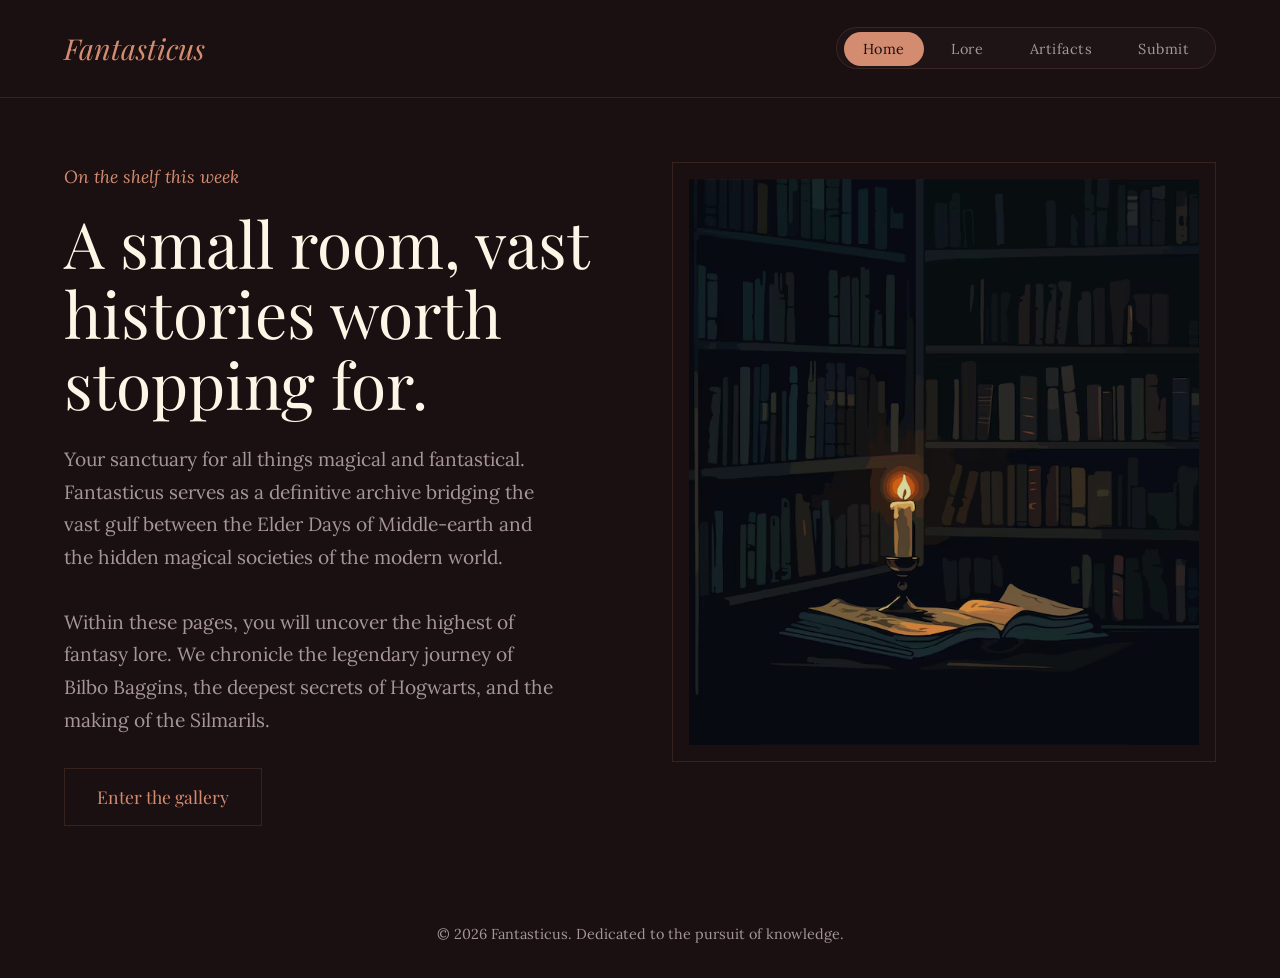
<file: index.html>
<!DOCTYPE html>
<html lang="en">
<head>
    <meta charset="UTF-8">
    <meta name="viewport" content="width=device-width, initial-scale=1.0">
    <title>Fantasticus | Home</title>
    <link rel="stylesheet" href="css/style.css">
</head>
<body>
    <header>
        <div class="logo">Fantasticus</div>
        <nav>
            <ul id="nav-links">
                <li><a href="index.html" class="active">Home</a></li>
                <li><a href="about.html">Lore</a></li>
                <li><a href="gallery.html">Artifacts</a></li>
                <li><a href="contact.html">Submit</a></li>
            </ul>
        </nav>
    </header>

    <main>
        <section class="split-layout">
            <div class="hero-text">
                <span class="subtitle">On the shelf this week</span>
                <h1>A small room, vast histories worth stopping for.</h1>
                <p>Your sanctuary for all things magical and fantastical. Fantasticus serves as a definitive archive bridging the vast gulf between the Elder Days of Middle-earth and the hidden magical societies of the modern world.</p>
                <p>Within these pages, you will uncover the highest of fantasy lore. We chronicle the legendary journey of Bilbo Baggins, the deepest secrets of Hogwarts, and the making of the Silmarils.</p>
                <a href="gallery.html" class="btn-outline">Enter the gallery</a>
            </div>
            <div class="hero-image">
                <img src="images/home.png" alt="Ancient Library">
            </div>
        </section>
    </main>

    <footer>
        <p>&copy; 2026 Fantasticus. Dedicated to the pursuit of knowledge.</p>
    </footer>
    <script src="js/script.js"></script>
</body>
</html>
</file>
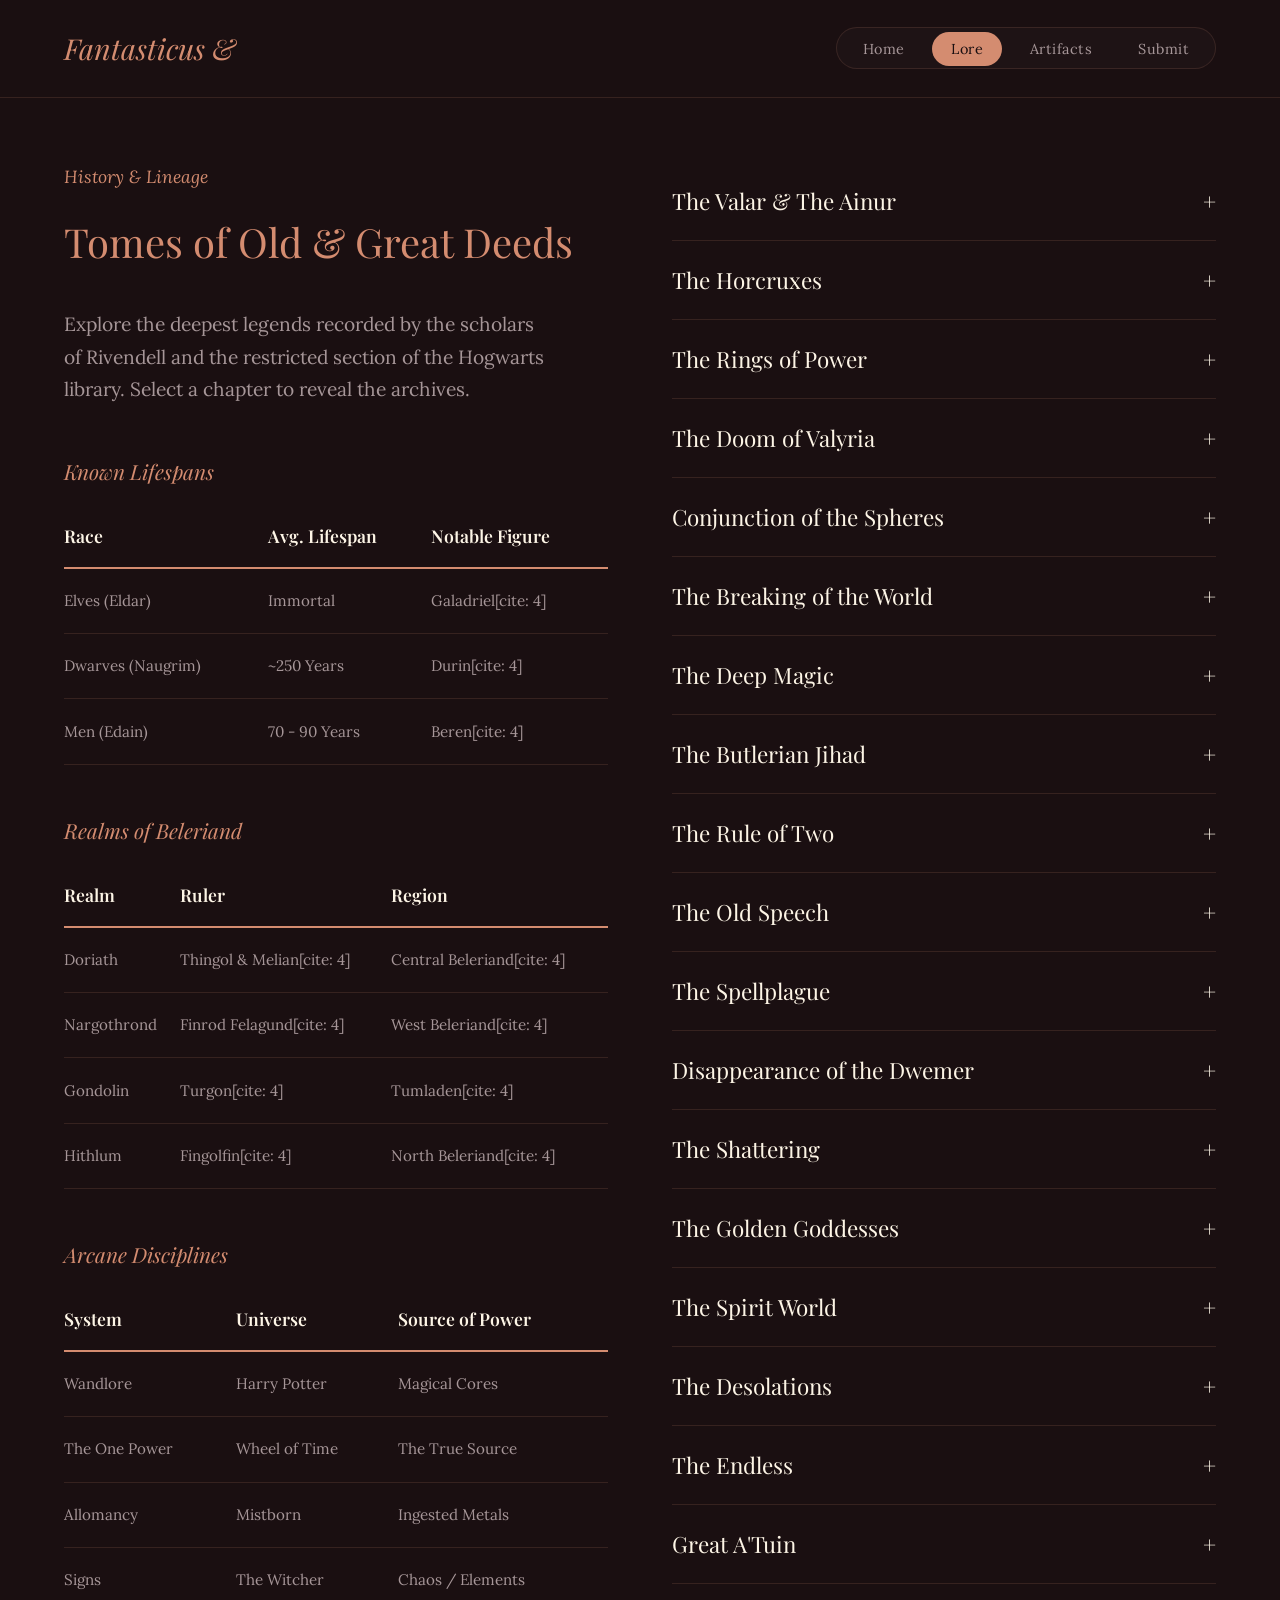
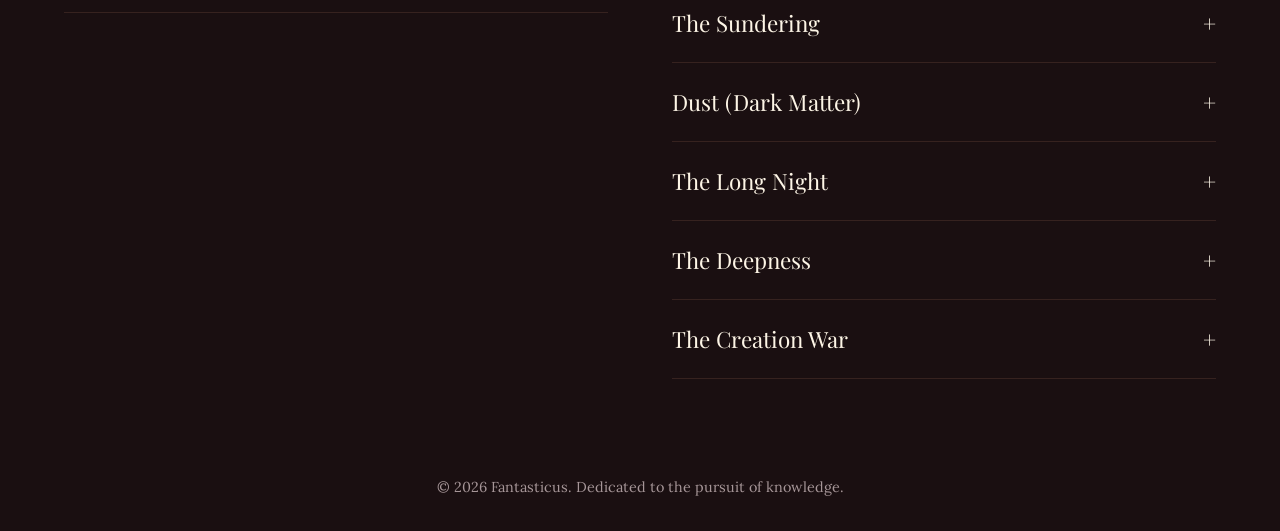
<file: about.html>
<!DOCTYPE html>
<html lang="en">
<head>
    <meta charset="UTF-8">
    <meta name="viewport" content="width=device-width, initial-scale=1.0">
    <title>Lore | Fantasticus</title>
    <link rel="stylesheet" href="css/style.css">
</head>
<body>
    <header>
        <div class="logo">Fantasticus &amp;</div>
        <nav>
            <ul id="nav-links">
                <li><a href="index.html">Home</a></li>
                <li><a href="about.html" class="active">Lore</a></li>
                <li><a href="gallery.html">Artifacts</a></li>
                <li><a href="contact.html">Submit</a></li>
            </ul>
        </nav>
    </header>

    <main>
        <section class="split-layout">
            
            <article class="hero-text">
                <span class="subtitle">History & Lineage</span>
                <h2>Tomes of Old & Great Deeds</h2>
                <p>Explore the deepest legends recorded by the scholars of Rivendell and the restricted section of the Hogwarts library. Select a chapter to reveal the archives.</p>
                
                <h3 style="margin-top: 3rem; color: var(--accent-gold); font-size: 1.3rem; font-style: italic;">Known Lifespans</h3>
                <table class="lore-table">
                    <thead>
                        <tr>
                            <th>Race</th>
                            <th>Avg. Lifespan</th>
                            <th>Notable Figure</th>
                        </tr>
                    </thead>
                    <tbody>
                        <tr>
                            <td>Elves (Eldar)</td>
                            <td>Immortal</td>
                            <td>Galadriel[cite: 4]</td>
                        </tr>
                        <tr>
                            <td>Dwarves (Naugrim)</td>
                            <td>~250 Years</td>
                            <td>Durin[cite: 4]</td>
                        </tr>
                        <tr>
                            <td>Men (Edain)</td>
                            <td>70 - 90 Years</td>
                            <td>Beren[cite: 4]</td>
                        </tr>
                    </tbody>
                </table>

                <h3 style="margin-top: 3rem; color: var(--accent-gold); font-size: 1.3rem; font-style: italic;">Realms of Beleriand</h3>
                <table class="lore-table">
                    <thead>
                        <tr>
                            <th>Realm</th>
                            <th>Ruler</th>
                            <th>Region</th>
                        </tr>
                    </thead>
                    <tbody>
                        <tr>
                            <td>Doriath</td>
                            <td>Thingol & Melian[cite: 4]</td>
                            <td>Central Beleriand[cite: 4]</td>
                        </tr>
                        <tr>
                            <td>Nargothrond</td>
                            <td>Finrod Felagund[cite: 4]</td>
                            <td>West Beleriand[cite: 4]</td>
                        </tr>
                        <tr>
                            <td>Gondolin</td>
                            <td>Turgon[cite: 4]</td>
                            <td>Tumladen[cite: 4]</td>
                        </tr>
                        <tr>
                            <td>Hithlum</td>
                            <td>Fingolfin[cite: 4]</td>
                            <td>North Beleriand[cite: 4]</td>
                        </tr>
                    </tbody>
                </table>

                <h3 style="margin-top: 3rem; color: var(--accent-gold); font-size: 1.3rem; font-style: italic;">Arcane Disciplines</h3>
                <table class="lore-table">
                    <thead>
                        <tr>
                            <th>System</th>
                            <th>Universe</th>
                            <th>Source of Power</th>
                        </tr>
                    </thead>
                    <tbody>
                        <tr>
                            <td>Wandlore</td>
                            <td>Harry Potter</td>
                            <td>Magical Cores</td>
                        </tr>
                        <tr>
                            <td>The One Power</td>
                            <td>Wheel of Time</td>
                            <td>The True Source</td>
                        </tr>
                        <tr>
                            <td>Allomancy</td>
                            <td>Mistborn</td>
                            <td>Ingested Metals</td>
                        </tr>
                        <tr>
                            <td>Signs</td>
                            <td>The Witcher</td>
                            <td>Chaos / Elements</td>
                        </tr>
                    </tbody>
                </table>
            </article>
            
            <div class="accordion-container">
    <button class="accordion-btn">The Valar & The Ainur <span>+</span></button>
    <div class="panel">
        <p>The Elves call the great spirits the Valar, who are the Powers of Arda, while Men often refer to them as gods. The hierarchy consists of seven Lords of the Valar and seven Queens, known as the Valier. Manwë and Melkor were originally brethren in the thought of Ilúvatar, but Manwë understands Ilúvatar's purposes most clearly.</p>
        <a href="https://lotr.fandom.com/wiki/Valar" target="_blank" class="wiki-link">Read the full history &#8594;</a>
    </div>
    
    <button class="accordion-btn">The Horcruxes <span>+</span></button>
    <div class="panel">
        <p>The darkest of magical arts. A Horcrux is an object in which a Dark wizard has hidden a fragment of their soul to attain immortality.</p>
        <a href="https://harrypotter.fandom.com/wiki/Horcrux" target="_blank" class="wiki-link">Read the full history &#8594;</a>
    </div>

    <button class="accordion-btn">The Rings of Power <span>+</span></button>
    <div class="panel">
        <p>Forged in the Second Age of Middle-earth, these rings were intended to preserve the Elven realms. However, the Dark Lord Sauron forged the One Ring to rule them all.</p>
        <a href="https://lotr.fandom.com/wiki/Rings_of_Power" target="_blank" class="wiki-link">Read the full history &#8594;</a>
    </div>

    <button class="accordion-btn">The Doom of Valyria <span>+</span></button>
    <div class="panel">
        <p>A cataclysmic event in A Song of Ice and Fire that shattered the Valyrian peninsula in a single day. It wiped out the dragonlords, their ancient magic, and their empire, leaving only the Targaryens as survivors.</p>
        <a href="https://awoiaf.westeros.org/index.php/Doom_of_Valyria" target="_blank" class="wiki-link">Read the full history &#8594;</a>
    </div>

    <button class="accordion-btn">Conjunction of the Spheres <span>+</span></button>
    <div class="panel">
        <p>A multiversal cataclysm in The Witcher universe occurring 1,500 years ago. It trapped unnatural creatures like ghouls, vampires, and humans in the realm of the Elves, fundamentally altering the fabric of reality.</p>
        <a href="https://witcher.fandom.com/wiki/Conjunction_of_the_Spheres" target="_blank" class="wiki-link">Read the full history &#8594;</a>
    </div>

    <button class="accordion-btn">The Breaking of the World <span>+</span></button>
    <div class="panel">
        <p>In The Wheel of Time, this apocalypse was caused by male channelers driven mad by the Dark One's taint on the True Source. They literally tore the earth apart, shifting oceans and flattening mountain ranges.</p>
        <a href="https://wot.fandom.com/wiki/Breaking_of_the_World" target="_blank" class="wiki-link">Read the full history &#8594;</a>
    </div>

    <button class="accordion-btn">The Deep Magic <span>+</span></button>
    <div class="panel">
        <p>The foundational laws of The Chronicles of Narnia, inscribed on the Stone Table. It dictates that every traitor belongs to the White Witch, though the Deeper Magic from before the dawn of time offers a path to resurrection.</p>
        <a href="https://narnia.fandom.com/wiki/Deep_Magic_from_the_Dawn_of_Time" target="_blank" class="wiki-link">Read the full history &#8594;</a>
    </div>

    <button class="accordion-btn">The Butlerian Jihad <span>+</span></button>
    <div class="panel">
        <p>A galaxy-wide crusade in the Dune universe against computers, thinking machines, and conscious robots. This resulted in the strict commandment: "Thou shalt not make a machine in the likeness of a human mind."</p>
        <a href="https://dune.fandom.com/wiki/Butlerian_Jihad" target="_blank" class="wiki-link">Read the full history &#8594;</a>
    </div>

    <button class="accordion-btn">The Rule of Two <span>+</span></button>
    <div class="panel">
        <p>A Sith philosophy established by Darth Bane in Star Wars. To prevent internal destruction and consolidate dark side power, there must only ever be two Sith at a time: a master to embody power, and an apprentice to crave it.</p>
        <a href="https://starwars.fandom.com/wiki/Rule_of_Two" target="_blank" class="wiki-link">Read the full history &#8594;</a>
    </div>

    <button class="accordion-btn">The Old Speech <span>+</span></button>
    <div class="panel">
        <p>The language of dragons and magic in Earthsea. To know a thing or person's true name in the Old Speech grants a wizard absolute power over it, making true names closely guarded secrets.</p>
        <a href="https://earthsea.fandom.com/wiki/Old_Speech" target="_blank" class="wiki-link">Read the full history &#8594;</a>
    </div>

    <button class="accordion-btn">The Spellplague <span>+</span></button>
    <div class="panel">
        <p>A magical disaster in Dungeons & Dragons (Forgotten Realms) caused by the assassination of Mystra, the Goddess of Magic. Blue flames swept across the world, mutating creatures and fracturing the very laws of magic.</p>
        <a href="https://forgottenrealms.fandom.com/wiki/Spellplague" target="_blank" class="wiki-link">Read the full history &#8594;</a>
    </div>

    <button class="accordion-btn">Disappearance of the Dwemer <span>+</span></button>
    <div class="panel">
        <p>In The Elder Scrolls, the entire race of advanced, subterranean Elves (Dwarves) vanished simultaneously during the Battle of Red Mountain after their Chief Tonal Architect struck the Heart of Lorkhan.</p>
        <a href="https://elderscrolls.fandom.com/wiki/Dwemer" target="_blank" class="wiki-link">Read the full history &#8594;</a>
    </div>

    <button class="accordion-btn">The Shattering <span>+</span></button>
    <div class="panel">
        <p>The catastrophic war in Elden Ring triggered when Queen Marika shattered the titular ring. Her demigod children claimed the shards, initiating an endless, stalemate war that left the Lands Between in ruin.</p>
        <a href="https://eldenring.wiki.fextralife.com/The+Shattering" target="_blank" class="wiki-link">Read the full history &#8594;</a>
    </div>

    <button class="accordion-btn">The Golden Goddesses <span>+</span></button>
    <div class="panel">
        <p>Din, Nayru, and Farore created the realm of Hyrule in The Legend of Zelda. Upon departing for the heavens, they left behind the Triforce, a sacred relic granting the ultimate wish of whoever touches it.</p>
        <a href="https://zelda.fandom.com/wiki/Golden_Goddesses" target="_blank" class="wiki-link">Read the full history &#8594;</a>
    </div>

    <button class="accordion-btn">The Spirit World <span>+</span></button>
    <div class="panel">
        <p>A parallel dimension in Avatar: The Last Airbender inhabited by immortal spirits. Only the Avatar serves as the great bridge between the physical and spiritual realms to maintain balance.</p>
        <a href="https://avatar.fandom.com/wiki/Spirit_World" target="_blank" class="wiki-link">Read the full history &#8594;</a>
    </div>

    <button class="accordion-btn">The Desolations <span>+</span></button>
    <div class="panel">
        <p>Cyclical, apocalyptic wars in The Stormlight Archive fought between the human Knights Radiant and the Voidbringers. Each Desolation pushed human civilization back to the Stone Age.</p>
        <a href="https://stormlightarchive.fandom.com/wiki/Desolation" target="_blank" class="wiki-link">Read the full history &#8594;</a>
    </div>

    <button class="accordion-btn">The Endless <span>+</span></button>
    <div class="panel">
        <p>In The Sandman, the Endless are seven powerful beings older than gods: Destiny, Death, Dream, Destruction, Desire, Despair, and Delirium. They are the anthropomorphic embodiments of universal concepts.</p>
        <a href="https://sandman.fandom.com/wiki/The_Endless" target="_blank" class="wiki-link">Read the full history &#8594;</a>
    </div>

    <button class="accordion-btn">Great A'Tuin <span>+</span></button>
    <div class="panel">
        <p>The giant star turtle of Terry Pratchett's Discworld. A'Tuin swims through the cosmos carrying four giant elephants (Berilia, Tubul, Great T'Phon, and Jerakeen), who in turn carry the flat, circular world.</p>
        <a href="https://discworld.fandom.com/wiki/Great_A'Tuin" target="_blank" class="wiki-link">Read the full history &#8594;</a>
    </div>

    <button class="accordion-btn">The Sundering <span>+</span></button>
    <div class="panel">
        <p>A massive explosion ten thousand years ago in Warcraft that destroyed the Well of Eternity. It split the ancient supercontinent of Kalimdor into the fragmented continents of Azeroth as they exist today.</p>
        <a href="https://wowpedia.fandom.com/wiki/Great_Sundering" target="_blank" class="wiki-link">Read the full history &#8594;</a>
    </div>

    <button class="accordion-btn">Dust (Dark Matter) <span>+</span></button>
    <div class="panel">
        <p>A mysterious, conscious elementary particle in His Dark Materials. It is drawn to human consciousness and experience, viewed by the oppressive Magisterium as the physical manifestation of original sin.</p>
        <a href="https://hisdarkmaterials.fandom.com/wiki/Dust" target="_blank" class="wiki-link">Read the full history &#8594;</a>
    </div>

    <button class="accordion-btn">The Long Night <span>+</span></button>
    <div class="panel">
        <p>A terrible winter in A Song of Ice and Fire that lasted a generation. The White Walkers descended from the deep north, bringing famine and death until they were driven back during the Battle for the Dawn.</p>
        <a href="https://awoiaf.westeros.org/index.php/Long_Night" target="_blank" class="wiki-link">Read the full history &#8594;</a>
    </div>

    <button class="accordion-btn">The Deepness <span>+</span></button>
    <div class="panel">
        <p>A lethal, encroaching mist in the Mistborn series that threatened to destroy the world. The Lord Ruler took the power of the Well of Ascension to defeat it, inadvertently turning the world into an ash-covered wasteland.</p>
        <a href="https://mistborn.fandom.com/wiki/Deepness" target="_blank" class="wiki-link">Read the full history &#8594;</a>
    </div>

    <button class="accordion-btn">The Creation War <span>+</span></button>
    <div class="panel">
        <p>A legendary, ancient conflict in The Kingkiller Chronicle fought between the Shapers, who sought to master and change reality, and the Namers, who understood and respected the natural order of the world.</p>
        <a href="https://kingkiller.fandom.com/wiki/Creation_War" target="_blank" class="wiki-link">Read the full history &#8594;</a>
    </div>
</div>
        </section>
    </main>

    <footer>
        <p>&copy; 2026 Fantasticus. Dedicated to the pursuit of knowledge.</p>
    </footer>
    <script src="js/script.js"></script>
</body>
</html>
</file>
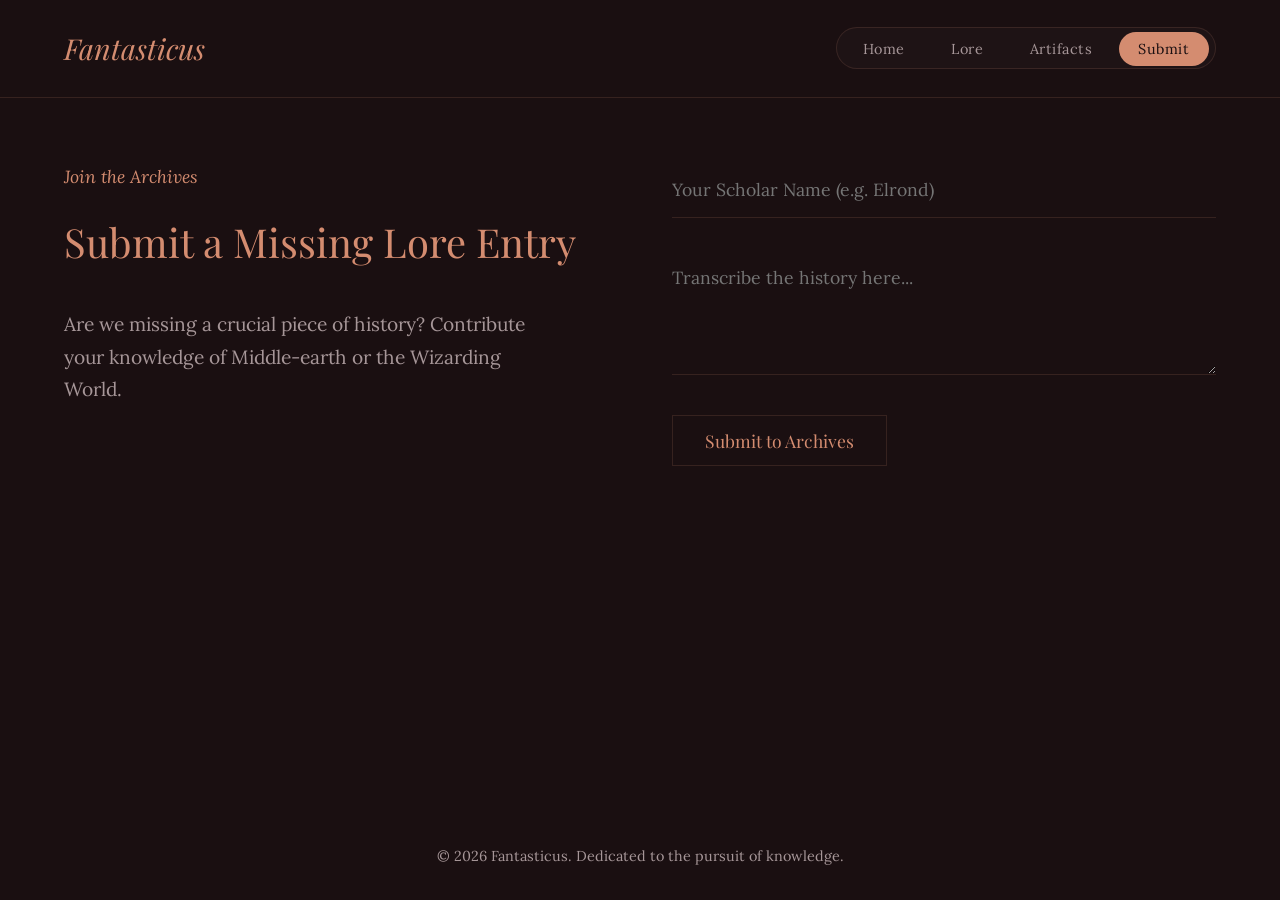
<file: contact.html>
<!DOCTYPE html>
<html lang="en">
<head>
    <meta charset="UTF-8">
    <meta name="viewport" content="width=device-width, initial-scale=1.0">
    <title>Submit | Fantasticus</title>
    <link rel="stylesheet" href="css/style.css">
</head>
<body>
    <header>
        <div class="logo">Fantasticus</div>
        <nav>
            <ul id="nav-links">
                <li><a href="index.html">Home</a></li>
                <li><a href="about.html">Lore</a></li>
                <li><a href="gallery.html">Artifacts</a></li>
                <li><a href="contact.html" class="active">Submit</a></li>
            </ul>
        </nav>
    </header>

    <main>
        <section class="split-layout">
            <div class="hero-text">
                <span class="subtitle">Join the Archives</span>
                <h2>Submit a Missing Lore Entry</h2>
                <p>Are we missing a crucial piece of history? Contribute your knowledge of Middle-earth or the Wizarding World.</p>
            </div>
            
            <form id="loreForm" class="form-container" novalidate>
                <div class="input-group">
                    <input type="text" id="scholarName" placeholder="Your Scholar Name (e.g. Elrond)">
                    <span id="nameError" class="error-msg" style="display:none; color:#cba052;">A name is required.</span>
                </div>
                <div class="input-group">
                    <textarea id="loreEntry" rows="4" placeholder="Transcribe the history here..."></textarea>
                    <span id="loreError" class="error-msg" style="display:none; color:#cba052;">Scrolls cannot be empty.</span>
                </div>
                <button type="submit" class="btn-outline">Submit to Archives</button>
                <div id="successMsg" style="display:none; margin-top:1rem; color:var(--text-light);">Lore inscribed!</div>
            </form>
        </section>
    </main>

    <footer>
        <p>&copy; 2026 Fantasticus. Dedicated to the pursuit of knowledge.</p>
    </footer>
    <script src="js/script.js"></script>
</body>
</html>
</file>
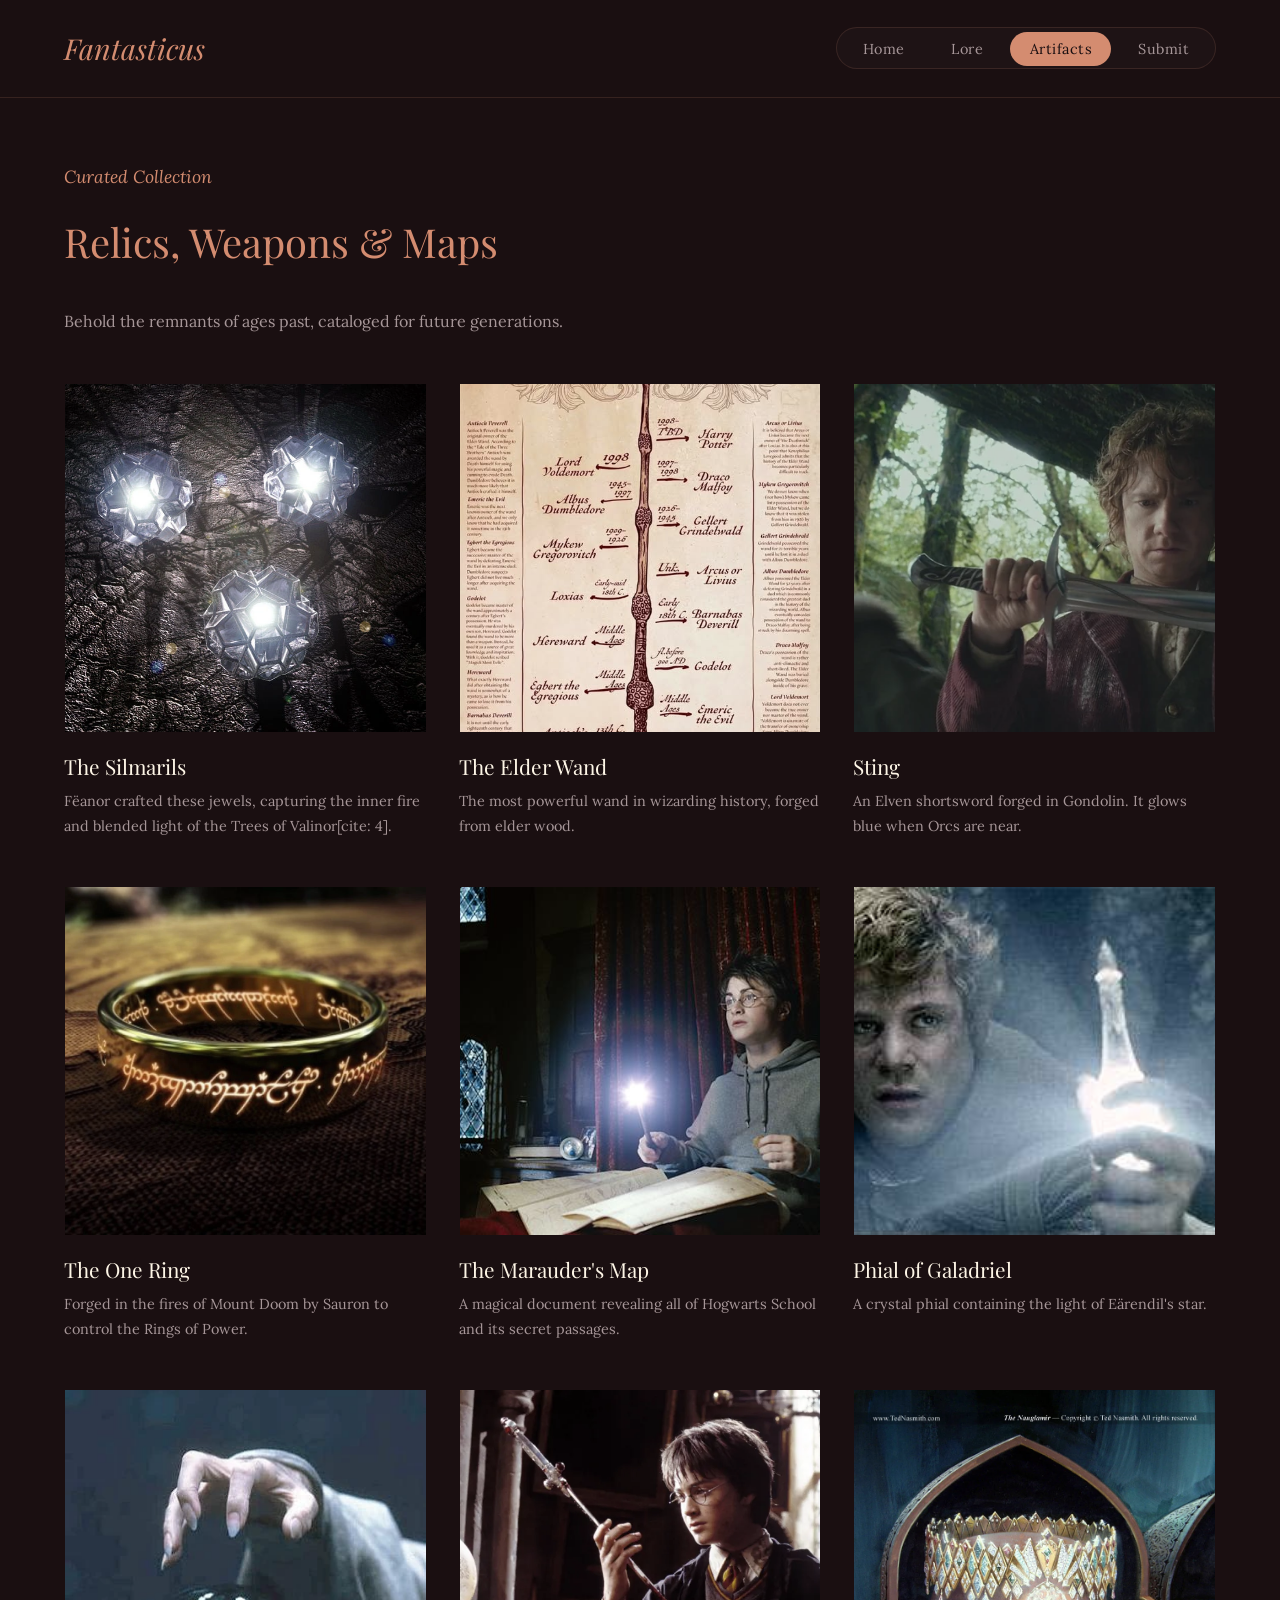
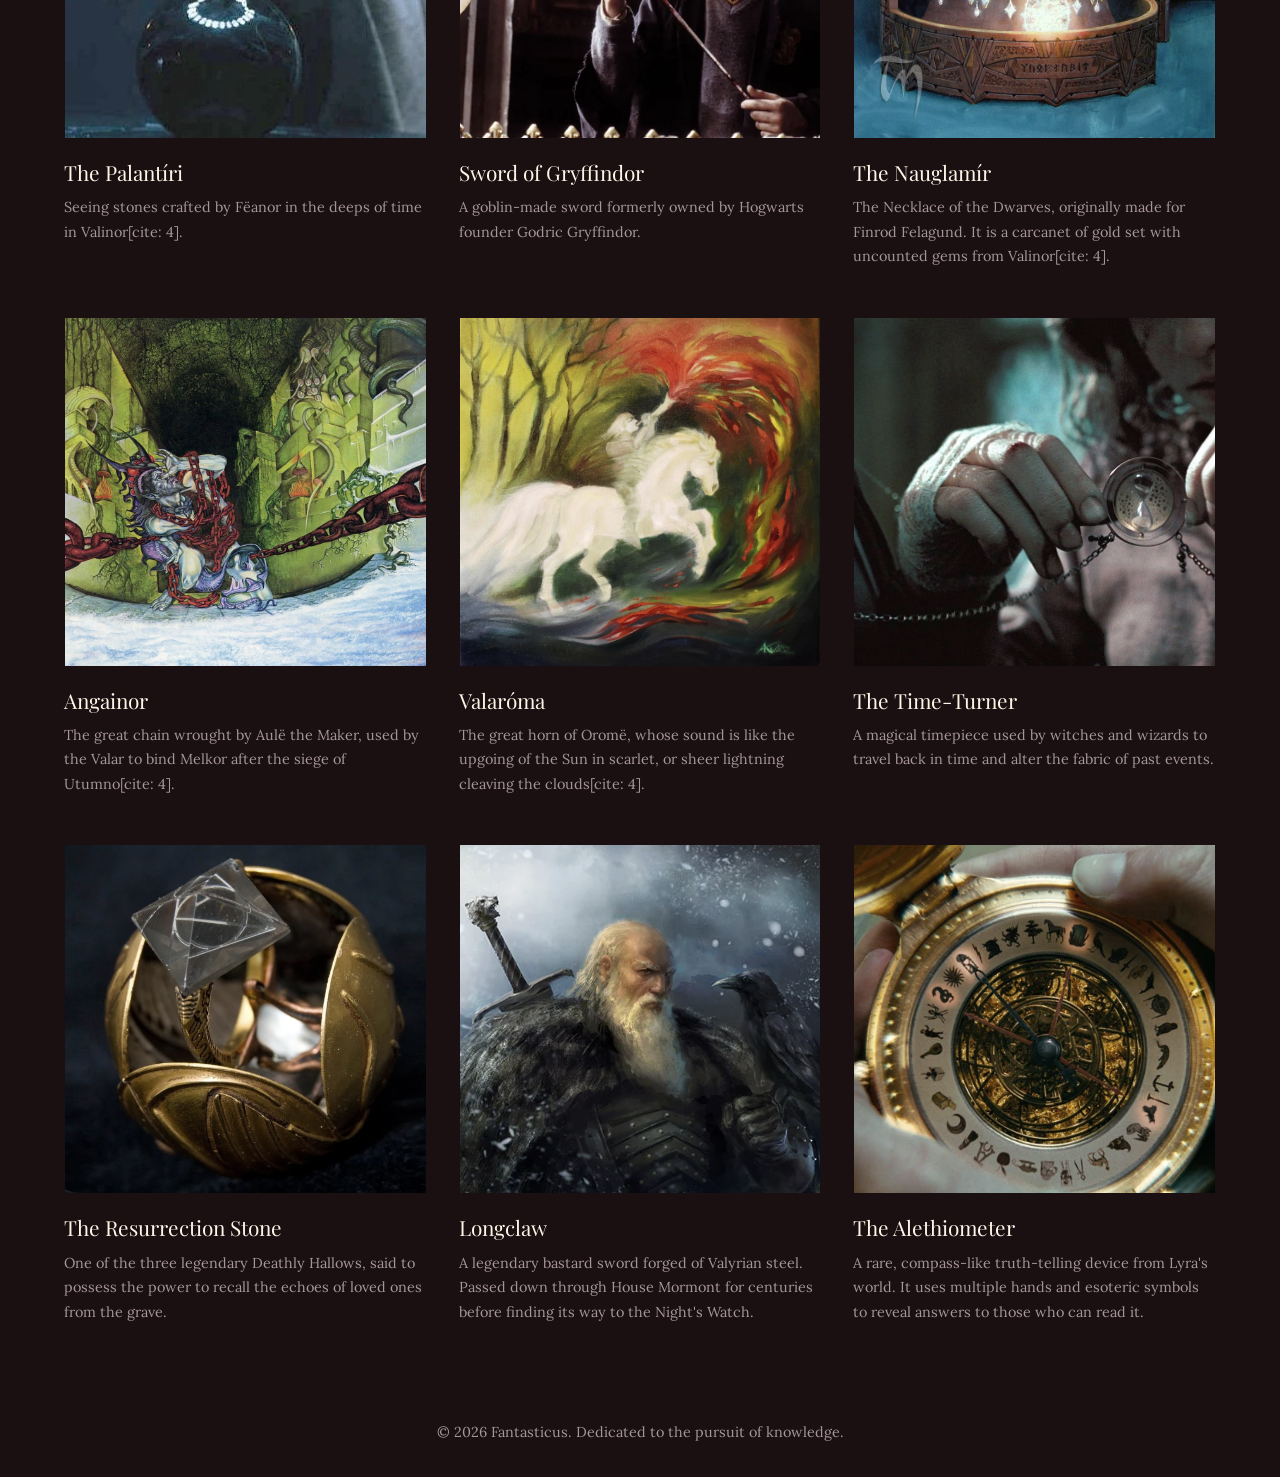
<file: gallery.html>
<!DOCTYPE html>
<html lang="en">
<head>
    <meta charset="UTF-8">
    <meta name="viewport" content="width=device-width, initial-scale=1.0">
    <title>Artifacts | Fantasticus</title>
    <link rel="stylesheet" href="css/style.css">
</head>
<body>
    <header>
        <div class="logo">Fantasticus</div>
        <nav>
            <ul id="nav-links">
                <li><a href="index.html">Home</a></li>
                <li><a href="about.html">Lore</a></li>
                <li><a href="gallery.html" class="active">Artifacts</a></li>
                <li><a href="contact.html">Submit</a></li>
            </ul>
        </nav>
    </header>

    <main>
        <span class="subtitle">Curated Collection</span>
        <h2>Relics, Weapons & Maps</h2>
        <p style="margin-bottom: 3rem; color: var(--text-muted);">Behold the remnants of ages past, cataloged for future generations.</p>
        
        <section class="gallery-grid">
            <div class="gallery-card">
                <div class="image-wrapper"><img src="images/The_Three_Silmarils.png" alt="The Three Silmarils"></div>
                <div class="card-content">
                    <h3>The Silmarils</h3>
                    <p>Fëanor crafted these jewels, capturing the inner fire and blended light of the Trees of Valinor[cite: 4].</p>
                </div>
            </div>
            <div class="gallery-card">
                <div class="image-wrapper"><img src="images/The_Elder_Wand.png" alt="The Elder Wand"></div>
                <div class="card-content">
                    <h3>The Elder Wand</h3>
                    <p>The most powerful wand in wizarding history, forged from elder wood.</p>
                </div>
            </div>
            <div class="gallery-card">
                <div class="image-wrapper"><img src="images/The_Sting.png" alt="Sting"></div>
                <div class="card-content">
                    <h3>Sting</h3>
                    <p>An Elven shortsword forged in Gondolin. It glows blue when Orcs are near.</p>
                </div>
            </div>
            <div class="gallery-card">
                <div class="image-wrapper"><img src="images/The_One_Ring.png" alt="The One Ring"></div>
                <div class="card-content">
                    <h3>The One Ring</h3>
                    <p>Forged in the fires of Mount Doom by Sauron to control the Rings of Power.</p>
                </div>
            </div>
            <div class="gallery-card">
                <div class="image-wrapper"><img src="images/The_Marauders_Map.png" alt="The Marauder's Map"></div>
                <div class="card-content">
                    <h3>The Marauder's Map</h3>
                    <p>A magical document revealing all of Hogwarts School and its secret passages.</p>
                </div>
            </div>
            <div class="gallery-card">
                <div class="image-wrapper"><img src="images/Sam_with_Phial_of_Galadriel.png" alt="Phial of Galadriel"></div>
                <div class="card-content">
                    <h3>Phial of Galadriel</h3>
                    <p>A crystal phial containing the light of Eärendil's star.</p>
                </div>
            </div>
            <div class="gallery-card">
                <div class="image-wrapper"><img src="images/The_Palantiri.png" alt="The Palantíri"></div>
                <div class="card-content">
                    <h3>The Palantíri</h3>
                    <p>Seeing stones crafted by Fëanor in the deeps of time in Valinor[cite: 4].</p>
                </div>
            </div>
            <div class="gallery-card">
                <div class="image-wrapper"><img src="images/The_Sword_of_Gryffindor.png" alt="Sword of Gryffindor"></div>
                <div class="card-content">
                    <h3>Sword of Gryffindor</h3>
                    <p>A goblin-made sword formerly owned by Hogwarts founder Godric Gryffindor.</p>
                </div>
            </div>
            <div class="gallery-card">
                <div class="image-wrapper"><img src="images/The_Nauglamir.png" alt="The Nauglamír"></div>
                <div class="card-content">
                    <h3>The Nauglamír</h3>
                    <p>The Necklace of the Dwarves, originally made for Finrod Felagund. It is a carcanet of gold set with uncounted gems from Valinor[cite: 4].</p>
                </div>
            </div>
            
            <div class="gallery-card">
                <div class="image-wrapper"><img src="images/Angainor.png" alt="Angainor"></div>
                <div class="card-content">
                    <h3>Angainor</h3>
                    <p>The great chain wrought by Aulë the Maker, used by the Valar to bind Melkor after the siege of Utumno[cite: 4].</p>
                </div>
            </div>
            
            <div class="gallery-card">
                <div class="image-wrapper"><img src="images/Valaroma.png" alt="Valaróma"></div>
                <div class="card-content">
                    <h3>Valaróma</h3>
                    <p>The great horn of Oromë, whose sound is like the upgoing of the Sun in scarlet, or sheer lightning cleaving the clouds[cite: 4].</p>
                </div>
            </div>
            
            <div class="gallery-card">
                <div class="image-wrapper"><img src="images/The_Time_Turner.png" alt="The Time-Turner"></div>
                <div class="card-content">
                    <h3>The Time-Turner</h3>
                    <p>A magical timepiece used by witches and wizards to travel back in time and alter the fabric of past events.</p>
                </div>
            </div>
            
            <div class="gallery-card">
                <div class="image-wrapper"><img src="images/The_Resurrection_Stone.png" alt="The Resurrection Stone"></div>
                <div class="card-content">
                    <h3>The Resurrection Stone</h3>
                    <p>One of the three legendary Deathly Hallows, said to possess the power to recall the echoes of loved ones from the grave.</p>
                </div>
            </div>
            <div class="gallery-card">
                <div class="image-wrapper"><img src="images/Longclaw.png" alt="Longclaw"></div>
                <div class="card-content">
                    <h3>Longclaw</h3>
                    <p>A legendary bastard sword forged of Valyrian steel. Passed down through House Mormont for centuries before finding its way to the Night's Watch.</p>
                </div>
            </div>
            
            <div class="gallery-card">
                <div class="image-wrapper"><img src="images/Alethiometer.png" alt="The Alethiometer"></div>
                <div class="card-content">
                    <h3>The Alethiometer</h3>
                    <p>A rare, compass-like truth-telling device from Lyra's world. It uses multiple hands and esoteric symbols to reveal answers to those who can read it.</p>
                </div>
            </div>
        </section>
    </main>

    <footer>
        <p>&copy; 2026 Fantasticus. Dedicated to the pursuit of knowledge.</p>
    </footer>
    <script src="js/script.js"></script>
</body>
</html>
</file>
<file: css/style.css>
@import url('https://fonts.googleapis.com/css2?family=Lora:ital,wght@0,400;0,500;1,400&family=Playfair+Display:ital,wght@0,400;0,600;1,400&display=swap');

:root {
    --bg-dark: #1a0f11; /* Very dark wine/burgundy */
    --text-light: #fdf5e6; /* Old parchment */
    --text-muted: #a69698; /* Muted rose-grey */
    --accent-gold: #d48c70; /* Worn copper */
    --border-subtle: rgba(212, 140, 112, 0.15);
    --transition: all 0.4s ease;
}

* { box-sizing: border-box; margin: 0; padding: 0; }

body {
    font-family: 'Lora', serif;
    background-color: var(--bg-dark);
    color: var(--text-light);
    display: flex;
    flex-direction: column;
    min-height: 100vh;
    line-height: 1.7;
}

/* --- TYPOGRAPHY --- */
h1, h2, h3 { font-family: 'Playfair Display', serif; font-weight: 400; }
h1 { font-size: clamp(2.5rem, 5vw, 4rem); line-height: 1.1; margin-bottom: 1.5rem; }
h2 { font-size: 2.5rem; margin-bottom: 2rem; color: var(--accent-gold); }
.subtitle { color: var(--accent-gold); font-style: italic; font-size: 1.1rem; margin-bottom: 1rem; display: block; }

/* --- HEADER & NAVIGATION --- */
header {
    display: flex;
    justify-content: space-between;
    align-items: center;
    padding: 1.5rem 5%;
    border-bottom: 1px solid var(--border-subtle);
}

.logo { 
    font-family: 'Playfair Display', serif; 
    font-size: 1.8rem; 
    font-style: italic; 
    color: var(--accent-gold); 
}

nav ul { 
    list-style: none; 
    display: flex; 
    gap: 0.5rem; 
    background: rgba(255, 255, 255, 0.02); /* Creates the capsule container */
    padding: 0.4rem;
    border-radius: 50px;
    border: 1px solid var(--border-subtle);
}

nav a { 
    color: var(--text-muted); 
    text-decoration: none; 
    font-size: 0.9rem; 
    letter-spacing: 0.5px;
    transition: var(--transition); 
    padding: 0.5rem 1.2rem; 
    border-radius: 30px; /* Rounded pill links */
}

nav a:hover, nav a.active { 
    color: var(--bg-dark); 
    background: var(--accent-gold); /* Fills the pill instead of underlining */
}

/* --- MAIN CONTAINER & ASYMMETRICAL LAYOUT --- */
main { flex: 1; padding: 4rem 5%; max-width: 1400px; margin: 0 auto; width: 100%; }

.split-layout {
    display: grid;
    grid-template-columns: 1fr 1fr;
    gap: 4rem;
    align-items: start;
}

.hero-text p { font-size: 1.2rem; color: var(--text-muted); margin-bottom: 2rem; max-width: 90%; }

.hero-image {
    width: 100%;
    height: 600px;
    border: 1px solid var(--border-subtle);
    padding: 1rem;
}

.hero-image img { width: 100%; height: 100%; object-fit: cover; filter: brightness(0.85); transition: var(--transition); }
.hero-image:hover img { filter: brightness(1); }

/* --- BUTTONS --- */
.btn-outline {
    background: transparent; /* Removes the default white browser background */
    color: var(--accent-gold);
    font-family: 'Playfair Display', serif;
    font-size: 1.1rem; /* Ensures the button text matches the link text */
    display: inline-block;
    padding: 0.8rem 2rem;
    border: 1px solid var(--border-subtle);
    text-decoration: none;
    cursor: pointer;
    transition: var(--transition);
}

.btn-outline:hover { 
    background: var(--accent-gold); 
    color: var(--bg-dark); 
}

/* --- GALLERY --- */
.gallery-grid {
    display: grid;
    grid-template-columns: repeat(auto-fill, minmax(280px, 1fr));
    gap: 3rem 2rem;
}

.gallery-card { display: flex; flex-direction: column; cursor: pointer; }
.image-wrapper { height: 350px; overflow: hidden; border: 1px solid transparent; transition: var(--transition); }
.image-wrapper img { width: 100%; height: 100%; object-fit: cover; transition: transform 0.6s ease; filter: grayscale(20%); }

.gallery-card:hover .image-wrapper { border-color: var(--accent-gold); }
.gallery-card:hover .image-wrapper img { transform: scale(1.05); filter: grayscale(0%); }

.card-content { padding-top: 1rem; }
.card-content h3 { font-size: 1.3rem; margin-bottom: 0.3rem; }
.card-content p { font-size: 0.9rem; color: var(--text-muted); }

/* --- ACCORDION (Museum Style) --- */
/* --- ACCORDION --- */
.accordion-btn {
    background: none;
    color: var(--text-light);
    cursor: pointer;
    padding: 1.5rem 0;
    width: 100%;
    text-align: left;
    border: none;
    border-bottom: 1px solid var(--border-subtle);
    font-family: 'Playfair Display', serif;
    font-size: 1.4rem;
    display: flex;
    justify-content: space-between;
}
.accordion-btn:hover { color: var(--accent-gold); }

.panel { 
    max-height: 0; 
    overflow: hidden; 
    transition: max-height 0.4s ease-out; 
}

/* When the accordion is active, let content flow naturally without clipping */
.accordion-btn.active + .panel {
    overflow: visible; 
}

.panel p { padding: 1.5rem 0; color: var(--text-muted); }

/* --- FORMS --- */
.form-container { max-width: 600px; }
.input-group { margin-bottom: 2rem; }
input, textarea {
    width: 100%;
    padding: 1rem 0;
    background: transparent;
    border: none;
    border-bottom: 1px solid var(--border-subtle);
    color: var(--text-light);
    font-family: 'Lora', serif;
    font-size: 1.1rem;
    transition: var(--transition);
}
input:focus, textarea:focus { outline: none; border-bottom-color: var(--accent-gold); }

footer { text-align: center; padding: 2rem; color: var(--text-muted); font-size: 0.9rem; }

/* --- RESPONSIVE --- */
@media (max-width: 900px) {
    .split-layout { grid-template-columns: 1fr; gap: 2rem; }
    .hero-image { height: 400px; }
}

/* --- TABLE STYLING --- */
.lore-table {
    width: 100%;
    border-collapse: collapse;
    margin-top: 1rem;
    text-align: left;
}

.lore-table th {
    padding: 1rem 0;
    border-bottom: 2px solid var(--accent-gold);
    color: var(--text-light);
    font-family: 'Playfair Display', serif;
    font-size: 1.1rem;
    font-weight: 600;
}

.lore-table td {
    padding: 1.2rem 0;
    border-bottom: 1px solid var(--border-subtle);
    color: var(--text-muted);
    font-size: 0.95rem;
}

/* Subtle hover effect for table rows */
.lore-table tbody tr {
    transition: var(--transition);
}

.lore-table tbody tr:hover td {
    color: var(--accent-gold);
}
</file>
